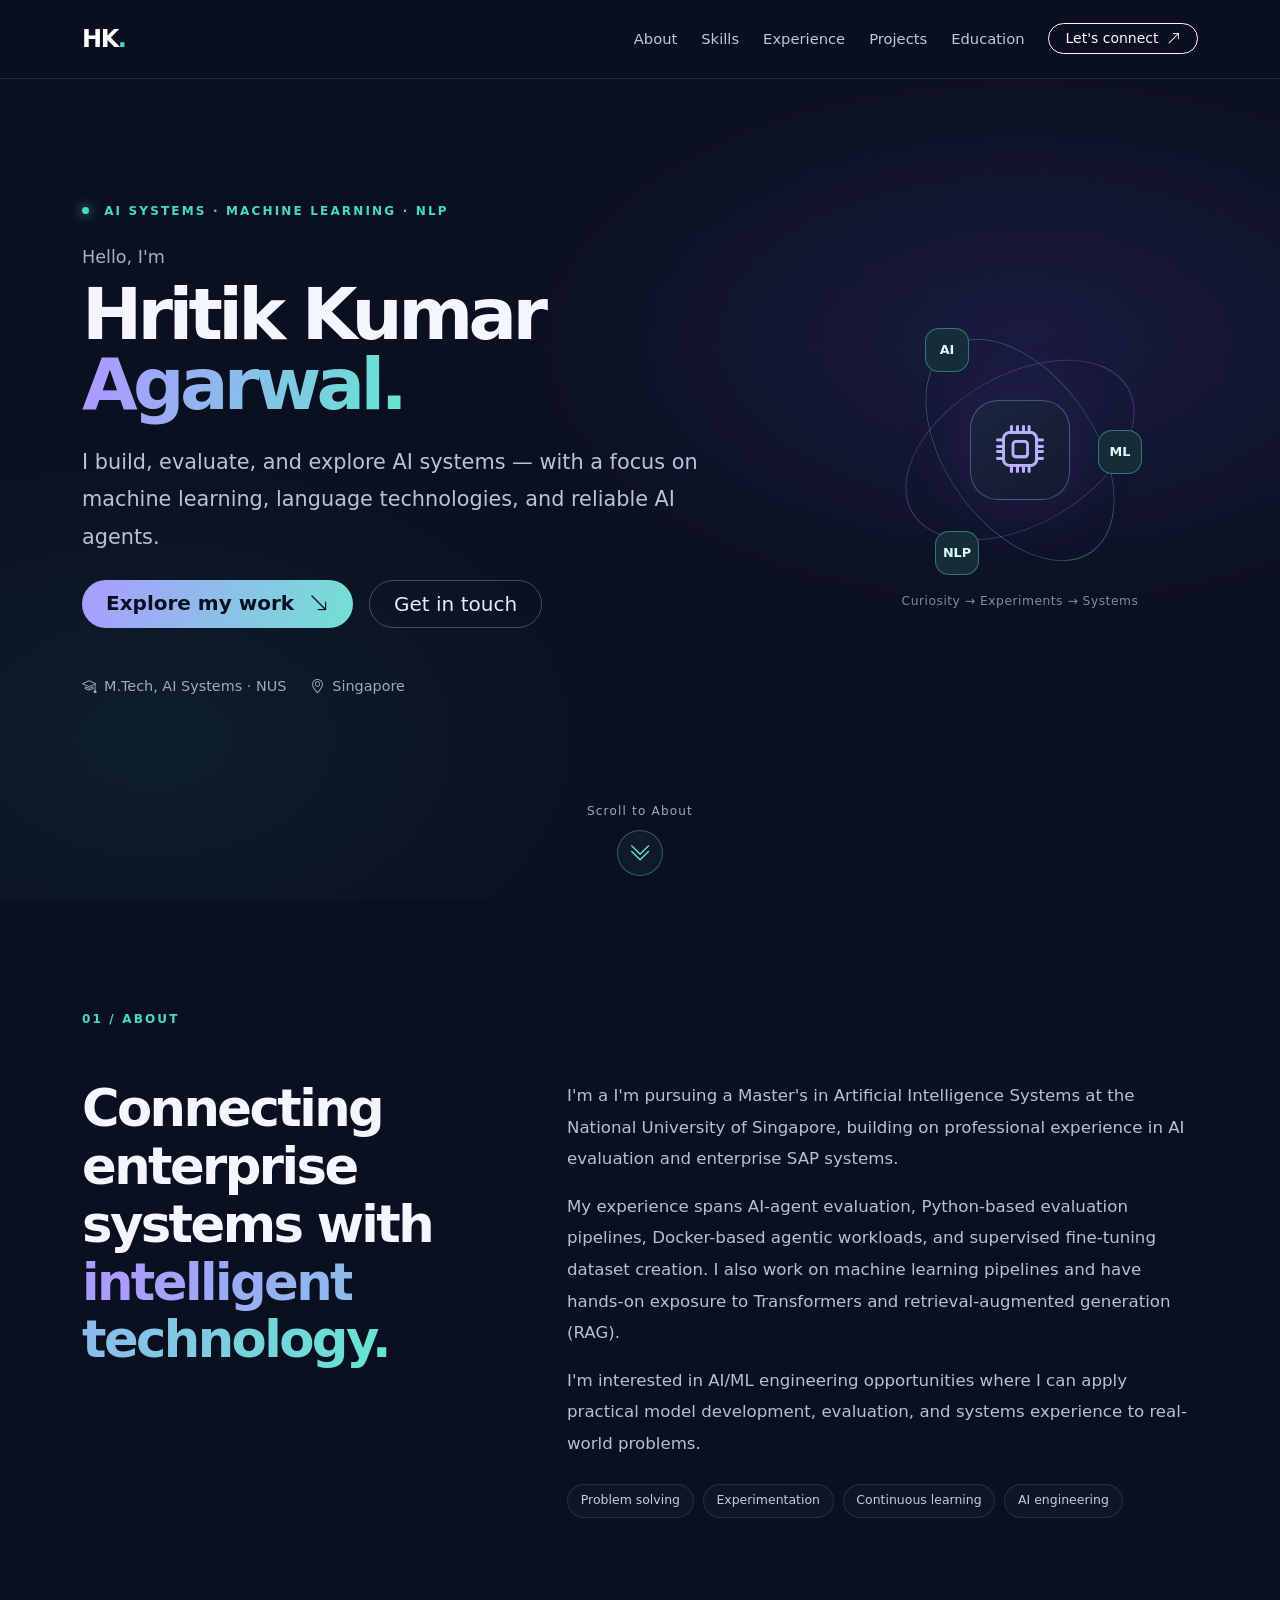
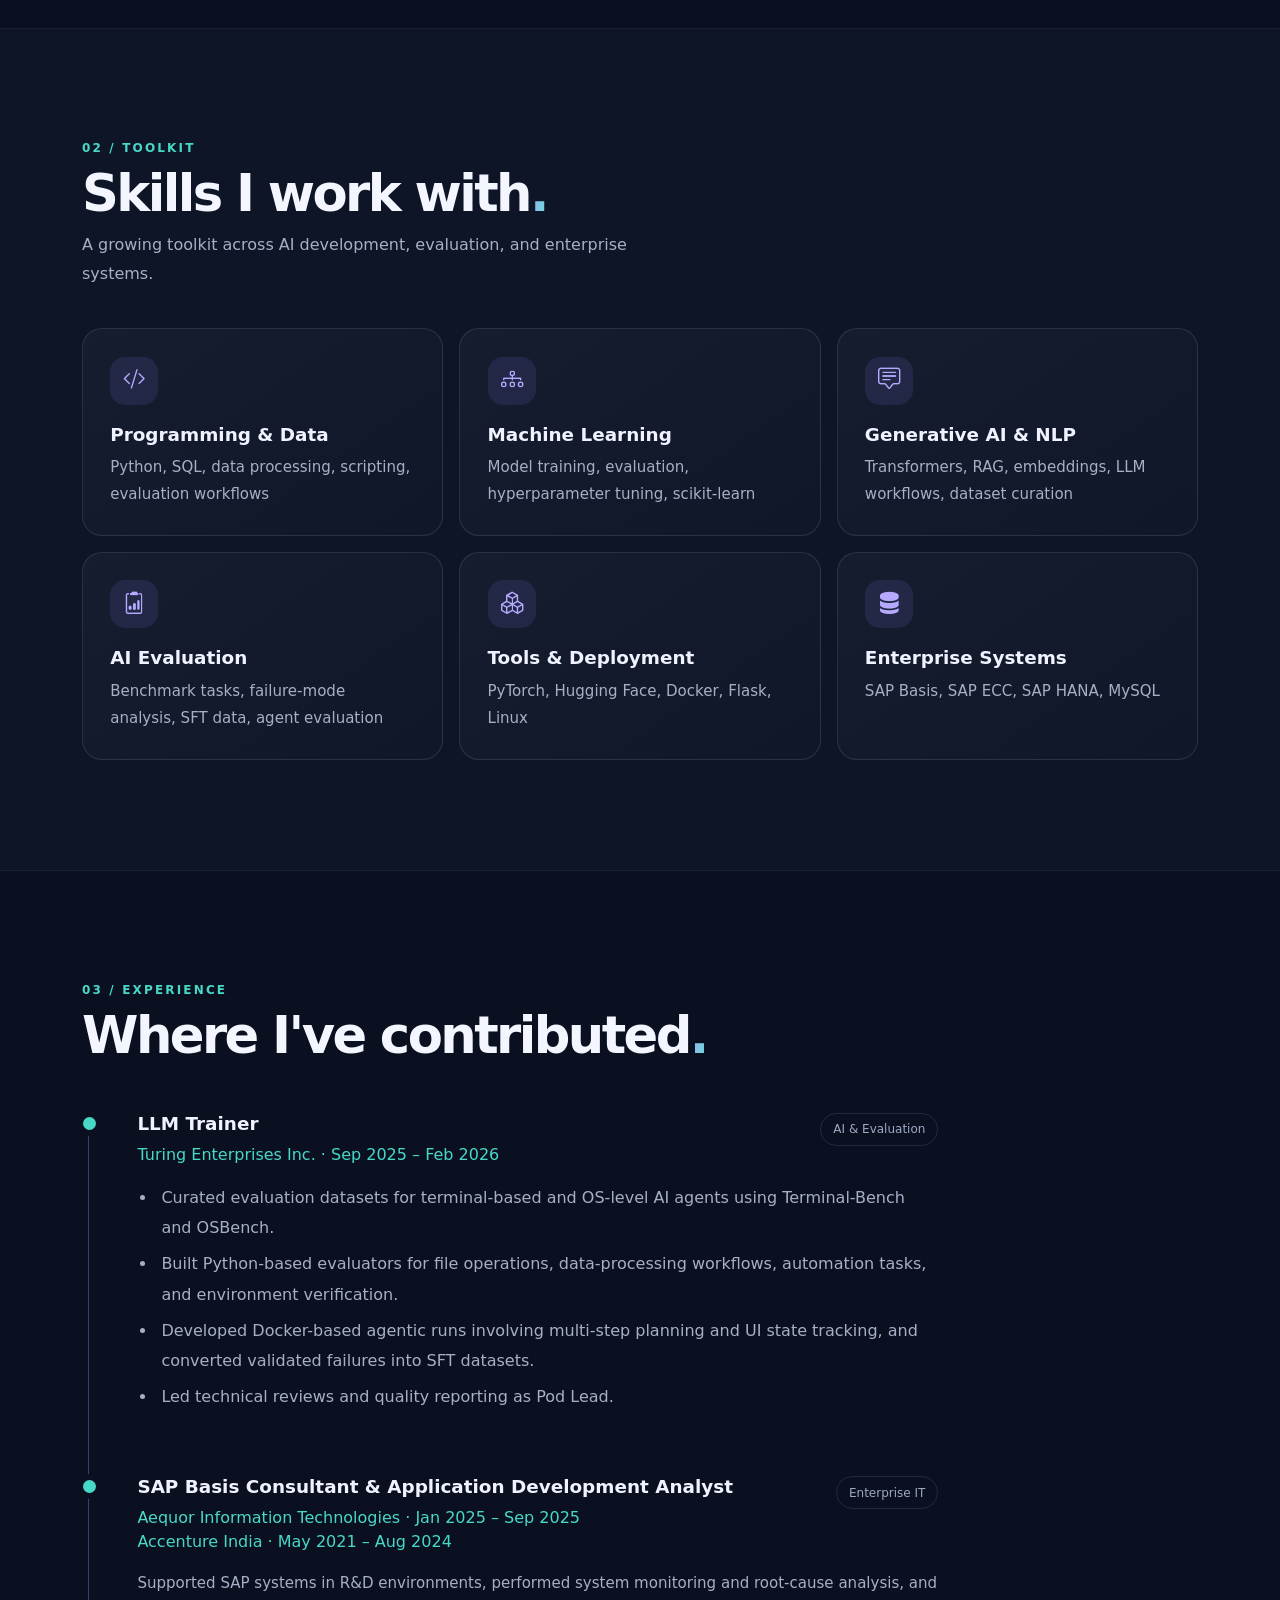
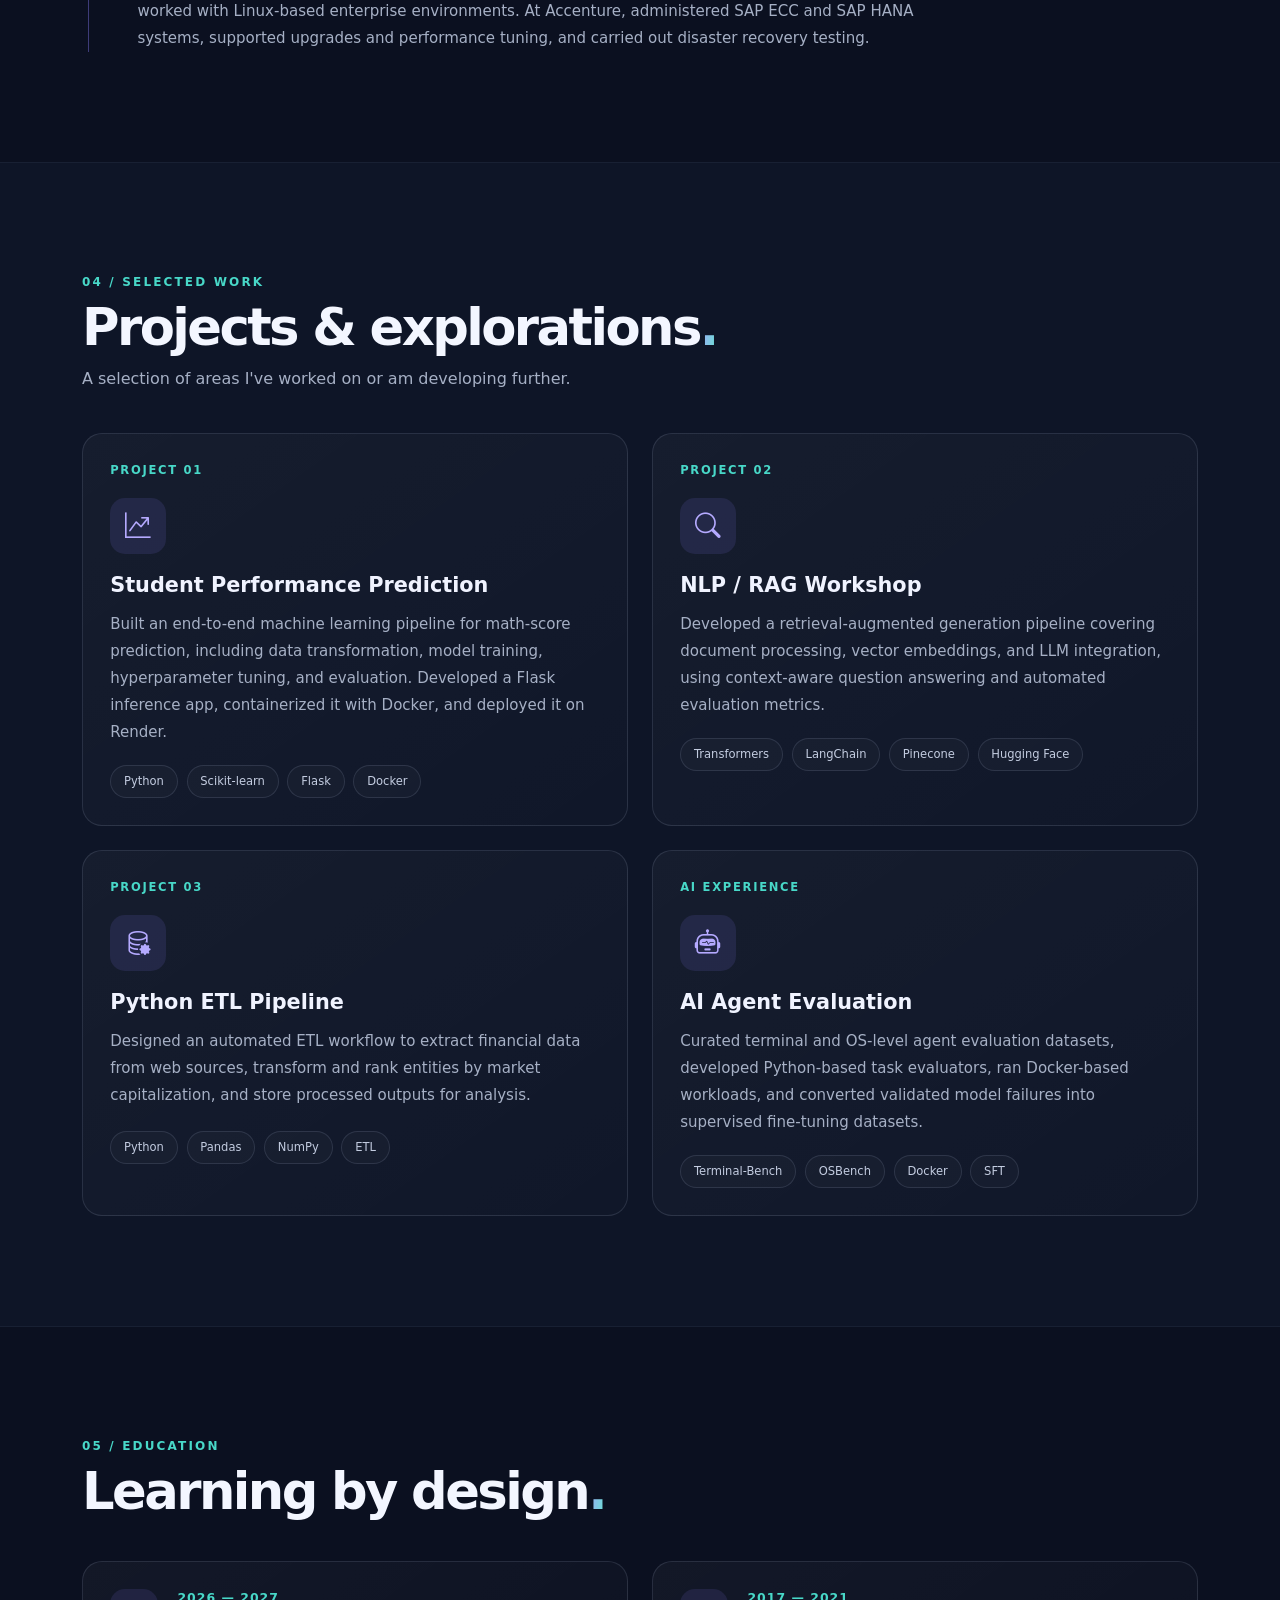
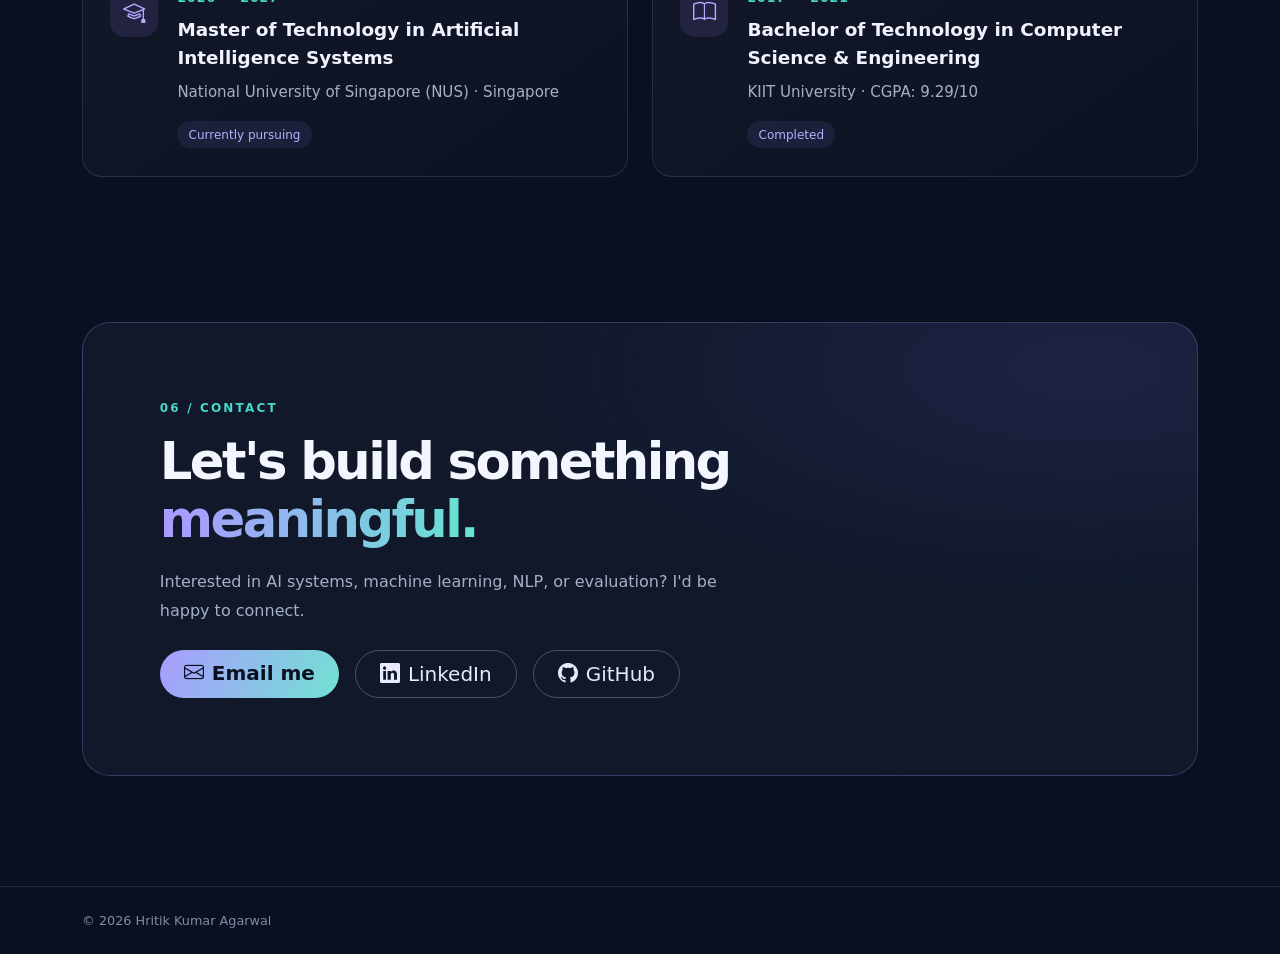
<file: docs/index.html>
<!doctype html>
<html lang="en">
<head>
  <meta charset="utf-8">
  <meta name="viewport" content="width=device-width, initial-scale=1">
  <meta name="description" content="Personal portfolio of Hritik Kumar Agarwal — AI evaluation, machine learning, NLP, and AI systems.">
  <title>Hritik Kumar Agarwal | AI Systems & ML</title>
  <link href="https://cdn.jsdelivr.net/npm/bootstrap@5.3.3/dist/css/bootstrap.min.css" rel="stylesheet">
  <link rel="stylesheet" href="https://cdn.jsdelivr.net/npm/bootstrap-icons@1.11.3/font/bootstrap-icons.min.css">
  <link rel="stylesheet" href="./style.css">
</head>
<body data-bs-spy="scroll" data-bs-target="#mainNav" data-bs-smooth-scroll="true" tabindex="0">
  <nav id="mainNav" class="navbar navbar-expand-lg navbar-dark fixed-top">
    <div class="container">
      <a class="navbar-brand fw-bold" href="#home">HK<span class="brand-dot">.</span></a>
      <button class="navbar-toggler" type="button" data-bs-toggle="collapse" data-bs-target="#navContent" aria-controls="navContent" aria-expanded="false" aria-label="Toggle navigation">
        <span class="navbar-toggler-icon"></span>
      </button>
      <div class="collapse navbar-collapse" id="navContent">
        <ul class="navbar-nav ms-auto align-items-lg-center gap-lg-2">
          <li class="nav-item"><a class="nav-link" href="#about">About</a></li>
          <li class="nav-item"><a class="nav-link" href="#skills">Skills</a></li>
          <li class="nav-item"><a class="nav-link" href="#experience">Experience</a></li>
          <li class="nav-item"><a class="nav-link" href="#projects">Projects</a></li>
          <li class="nav-item"><a class="nav-link" href="#education">Education</a></li>
          <li class="nav-item ms-lg-2"><a class="btn btn-sm btn-outline-light rounded-pill px-3" href="#contact">Let's connect <i class="bi bi-arrow-up-right ms-1"></i></a></li>
        </ul>
      </div>
    </div>
  </nav>

  <main>
    <section id="home" class="hero-section">
      <div class="container position-relative">
        <div class="row align-items-center min-vh-100 py-5">
          <div class="col-lg-8">
            <div class="eyebrow mb-4"><span class="status-dot"></span> AI SYSTEMS · MACHINE LEARNING · NLP</div>
            <p class="text-secondary-custom mb-2">Hello, I'm</p>
            <h1 class="display-2 fw-bold hero-title">Hritik Kumar<br><span class="gradient-text">Agarwal.</span></h1>
            <p class="hero-lead mt-4 mb-4">I build, evaluate, and explore AI systems — with a focus on machine learning, language technologies, and reliable AI agents.</p>
            <div class="d-flex flex-wrap gap-3">
              <a class="btn btn-accent btn-lg rounded-pill px-4" href="#projects">Explore my work <i class="bi bi-arrow-down-right ms-2"></i></a>
              <a class="btn btn-ghost btn-lg rounded-pill px-4" href="#contact">Get in touch</a>
            </div>
            <div class="hero-meta mt-5">
              <span><i class="bi bi-mortarboard me-2"></i>M.Tech, AI Systems · NUS</span>
              <span><i class="bi bi-geo-alt me-2"></i>Singapore</span>
            </div>
          </div>
          <div class="col-lg-4 d-none d-lg-flex justify-content-center">
            <div class="orbit-card">
              <div class="orbit orbit-one"></div><div class="orbit orbit-two"></div>
              <div class="core-icon"><i class="bi bi-cpu"></i></div>
              <span class="orbit-tag tag-one">AI</span><span class="orbit-tag tag-two">ML</span><span class="orbit-tag tag-three">NLP</span>
              <div class="orbit-caption">Curiosity → Experiments → Systems</div>
            </div>
          </div>
        </div>
        <a class="scroll-down" href="#about" aria-label="Scroll to About section"><span class="scroll-label">Scroll to About</span><i class="bi bi-chevron-double-down"></i></a>
      </div>
    </section>

    <section id="about" class="section-space">
      <div class="container">
        <div class="section-kicker">01 / ABOUT</div>
        <div class="row g-5 mt-1">
          <div class="col-lg-5"><h2 class="section-title">Connecting enterprise systems with <span class="gradient-text">intelligent technology.</span></h2></div>
          <div class="col-lg-7">
            <p class="body-copy">I'm a I'm pursuing a Master's in Artificial Intelligence Systems at the National University of Singapore, building on professional experience in AI evaluation and enterprise SAP systems.</p>
            <p class="body-copy">My experience spans AI-agent evaluation, Python-based evaluation pipelines, Docker-based agentic workloads, and supervised fine-tuning dataset creation. I also work on machine learning pipelines and have hands-on exposure to Transformers and retrieval-augmented generation (RAG).</p>
            <p class="body-copy">I'm interested in AI/ML engineering opportunities where I can apply practical model development, evaluation, and systems experience to real-world problems.</p>
            <div class="about-pills mt-4"><span>Problem solving</span><span>Experimentation</span><span>Continuous learning</span><span>AI engineering</span></div>
          </div>
        </div>
      </div>
    </section>

    <section id="skills" class="section-space section-alt">
      <div class="container">
        <div class="section-kicker">02 / TOOLKIT</div>
        <h2 class="section-title mt-2">Skills I work with<span class="gradient-text">.</span></h2>
        <p class="section-subtitle">A growing toolkit across AI development, evaluation, and enterprise systems.</p>
        <div class="row g-3 mt-4">
          <div class="col-md-6 col-lg-4"><div class="skill-card"><div class="skill-icon"><i class="bi bi-code-slash"></i></div><h3>Programming & Data</h3><p>Python, SQL, data processing, scripting, evaluation workflows</p></div></div>
          <div class="col-md-6 col-lg-4"><div class="skill-card"><div class="skill-icon"><i class="bi bi-diagram-3"></i></div><h3>Machine Learning</h3><p>Model training, evaluation, hyperparameter tuning, scikit-learn</p></div></div>
          <div class="col-md-6 col-lg-4"><div class="skill-card"><div class="skill-icon"><i class="bi bi-chat-square-text"></i></div><h3>Generative AI & NLP</h3><p>Transformers, RAG, embeddings, LLM workflows, dataset curation</p></div></div>
          <div class="col-md-6 col-lg-4"><div class="skill-card"><div class="skill-icon"><i class="bi bi-clipboard2-data"></i></div><h3>AI Evaluation</h3><p>Benchmark tasks, failure-mode analysis, SFT data, agent evaluation</p></div></div>
          <div class="col-md-6 col-lg-4"><div class="skill-card"><div class="skill-icon"><i class="bi bi-boxes"></i></div><h3>Tools & Deployment</h3><p>PyTorch, Hugging Face, Docker, Flask, Linux</p></div></div>
          <div class="col-md-6 col-lg-4"><div class="skill-card"><div class="skill-icon"><i class="bi bi-server"></i></div><h3>Enterprise Systems</h3><p>SAP Basis, SAP ECC, SAP HANA, MySQL</p></div></div>
        </div>
      </div>
    </section>

    <section id="experience" class="section-space">
      <div class="container">
        <div class="section-kicker">03 / EXPERIENCE</div>
        <h2 class="section-title mt-2">Where I've contributed<span class="gradient-text">.</span></h2>
        <div class="timeline mt-5">
          <div class="timeline-item">
            <div class="timeline-marker"></div>
            <div class="timeline-top"><div><h3>LLM Trainer</h3><p class="company-name">Turing Enterprises Inc. · Sep 2025 – Feb 2026</p></div><span class="timeline-label">AI & Evaluation</span></div>
            <ul>
              <li>Curated evaluation datasets for terminal-based and OS-level AI agents using Terminal-Bench and OSBench.</li>
              <li>Built Python-based evaluators for file operations, data-processing workflows, automation tasks, and environment verification.</li>
              <li>Developed Docker-based agentic runs involving multi-step planning and UI state tracking, and converted validated failures into SFT datasets.</li>
              <li>Led technical reviews and quality reporting as Pod Lead.</li>
            </ul>
          </div>
          <div class="timeline-item">
            <div class="timeline-marker"></div>
            <div class="timeline-top"><div><h3>SAP Basis Consultant & Application Development Analyst</h3><p class="company-name">Aequor Information Technologies · Jan 2025 – Sep 2025<br>Accenture India · May 2021 – Aug 2024</p></div><span class="timeline-label">Enterprise IT</span></div>
            <p class="timeline-description">Supported SAP systems in R&D environments, performed system monitoring and root-cause analysis, and worked with Linux-based enterprise environments. At Accenture, administered SAP ECC and SAP HANA systems, supported upgrades and performance tuning, and carried out disaster recovery testing.</p>
          </div>
        </div>
        <!-- <p class="small-note mt-3">Please verify company names, titles, dates, and responsibilities against your CV before publishing.</p> -->
      </div>
    </section>

    <section id="projects" class="section-space section-alt">
      <div class="container">
        <div class="section-kicker">04 / SELECTED WORK</div>
        <h2 class="section-title mt-2">Projects & explorations<span class="gradient-text">.</span></h2>
        <p class="section-subtitle">A selection of areas I've worked on or am developing further.</p>
        <div class="row g-4 mt-3">
          <div class="col-lg-6"><article class="project-card h-100"><div class="project-number">PROJECT 01</div><div class="project-symbol"><i class="bi bi-graph-up-arrow"></i></div><h3>Student Performance Prediction</h3><p>Built an end-to-end machine learning pipeline for math-score prediction, including data transformation, model training, hyperparameter tuning, and evaluation. Developed a Flask inference app, containerized it with Docker, and deployed it on Render.</p><div class="project-tags"><span>Python</span><span>Scikit-learn</span><span>Flask</span><span>Docker</span></div></article></div>
          <div class="col-lg-6"><article class="project-card h-100"><div class="project-number">PROJECT 02</div><div class="project-symbol"><i class="bi bi-search"></i></div><h3>NLP / RAG Workshop</h3><p>Developed a retrieval-augmented generation pipeline covering document processing, vector embeddings, and LLM integration, using context-aware question answering and automated evaluation metrics.</p><div class="project-tags"><span>Transformers</span><span>LangChain</span><span>Pinecone</span><span>Hugging Face</span></div></article></div>
          <div class="col-lg-6"><article class="project-card h-100"><div class="project-number">PROJECT 03</div><div class="project-symbol"><i class="bi bi-database-gear"></i></div><h3>Python ETL Pipeline</h3><p>Designed an automated ETL workflow to extract financial data from web sources, transform and rank entities by market capitalization, and store processed outputs for analysis.</p><div class="project-tags"><span>Python</span><span>Pandas</span><span>NumPy</span><span>ETL</span></div></article></div>
          <div class="col-lg-6"><article class="project-card h-100"><div class="project-number">AI EXPERIENCE</div><div class="project-symbol"><i class="bi bi-robot"></i></div><h3>AI Agent Evaluation</h3><p>Curated terminal and OS-level agent evaluation datasets, developed Python-based task evaluators, ran Docker-based workloads, and converted validated model failures into supervised fine-tuning datasets.</p><div class="project-tags"><span>Terminal-Bench</span><span>OSBench</span><span>Docker</span><span>SFT</span></div></article></div>
        </div>
        <!-- <p class="small-note mt-4">For projects that are still in progress or conceptual, keep that status clear when adding GitHub links or detailed results.</p> -->
      </div>
    </section>

    <section id="education" class="section-space">
      <div class="container">
        <div class="section-kicker">05 / EDUCATION</div>
        <h2 class="section-title mt-2">Learning by design<span class="gradient-text">.</span></h2>
        <div class="row g-4 mt-3">
          <div class="col-lg-6"><div class="education-card"><div class="education-icon"><i class="bi bi-mortarboard"></i></div><div><span class="education-date">2026 — 2027</span><h3>Master of Technology in Artificial Intelligence Systems</h3><p>National University of Singapore (NUS) · Singapore</p><span class="education-status">Currently pursuing</span></div></div></div>
          <div class="col-lg-6"><div class="education-card"><div class="education-icon"><i class="bi bi-book"></i></div><div><span class="education-date">2017 — 2021</span><h3>Bachelor of Technology in Computer Science & Engineering</h3><p>KIIT University · CGPA: 9.29/10</p><span class="education-status">Completed</span></div></div></div>
        </div>
      </div>
    </section>

    <section id="contact" class="contact-section section-space">
      <div class="container">
        <div class="contact-panel">
          <div class="section-kicker">06 / CONTACT</div>
          <h2 class="section-title mt-3">Let's build something<br><span class="gradient-text">meaningful.</span></h2>
          <p class="contact-copy">Interested in AI systems, machine learning, NLP, or evaluation? I'd be happy to connect.</p>
          <div class="d-flex flex-wrap gap-3 mt-4">
            <!-- Replace the placeholder links and email with your real contact details. -->
            <a class="btn btn-accent btn-lg rounded-pill px-4" href="mailto:agarwal.hritik225@gmail.com"><i class="bi bi-envelope me-2"></i>Email me</a>
            <a class="btn btn-ghost btn-lg rounded-pill px-4" href="https://www.linkedin.com/in/hritik-kumar-agarwal-0b607b220" target="_blank" rel="noopener noreferrer"><i class="bi bi-linkedin me-2"></i>LinkedIn</a>
            <a class="btn btn-ghost btn-lg rounded-pill px-4" href="https://github.com/MasterHrit" target="_blank" rel="noopener noreferrer"><i class="bi bi-github me-2"></i>GitHub</a>
          </div>
          <!-- <p class="small-note mt-4 mb-0">Replace the LinkedIn and GitHub links with your profile URLs before publishing.</p> -->
        </div>
      </div>
    </section>
  </main>

  <footer class="site-footer">
    <div class="container d-flex flex-column flex-md-row justify-content-between gap-2">
      <span>© <span id="year"></span> Hritik Kumar Agarwal</span>
      <!-- <span>Designed with curiosity and built with Flask + Bootstrap.</span> -->
    </div>
  </footer>
  <script src="https://cdn.jsdelivr.net/npm/bootstrap@5.3.3/dist/js/bootstrap.bundle.min.js"></script>
  <script>document.getElementById('year').textContent = new Date().getFullYear();</script>
</body>
</html>
</file>
<file: docs/style.css>
:root {
  --bg: #0b1020;
  --panel: #111a2e;
  --panel-soft: #10182a;
  --text: #f3f6ff;
  --muted: #a6b0c5;
  --accent: #8b7bff;
  --accent-2: #48d8c8;
  --border: rgba(180, 196, 226, .14);
}
html { scroll-behavior: smooth; scroll-padding-top: 82px; }
body { margin: 0; background: var(--bg); color: var(--text); font-family: Inter, ui-sans-serif, system-ui, -apple-system, BlinkMacSystemFont, "Segoe UI", sans-serif; }
.navbar { background: rgba(11, 16, 32, .86); backdrop-filter: blur(18px); border-bottom: 1px solid var(--border); padding: 1rem 0; }
.navbar-brand { letter-spacing: -.06em; font-size: 1.5rem; }
.brand-dot { color: var(--accent-2); }
.nav-link { color: #c0c8da; font-size: .92rem; }
.nav-link:hover, .nav-link:focus { color: white; }
.hero-section { position: relative; overflow: hidden; background: radial-gradient(ellipse at 80% 38%, rgba(92, 76, 204, .18), transparent 36%), radial-gradient(ellipse at 12% 82%, rgba(40, 191, 184, .08), transparent 30%); }
.hero-section::after { content: ""; position: absolute; inset: 0; pointer-events: none; opacity: .12; background-image: linear-gradient(rgba(255,255,255,.07) 1px, transparent 1px), linear-gradient(90deg, rgba(255,255,255,.07) 1px, transparent 1px); background-size: 58px 58px; mask-image: linear-gradient(to bottom, black, transparent 85%); }
.hero-section .container { z-index: 1; }
.eyebrow, .section-kicker { color: var(--accent-2); font-size: .75rem; font-weight: 800; letter-spacing: .18em; }
.status-dot { display: inline-block; width: 7px; height: 7px; margin: 0 .55rem .08rem 0; border-radius: 50%; background: var(--accent-2); box-shadow: 0 0 12px var(--accent-2); }
.hero-title { letter-spacing: -.065em; line-height: .98; }
.gradient-text { color: #a89dff; background: linear-gradient(100deg, #a99cff 8%, #68e2d3 95%); -webkit-background-clip: text; background-clip: text; -webkit-text-fill-color: transparent; }
.text-secondary-custom { color: var(--muted); font-size: 1.1rem; }
.hero-lead { max-width: 650px; color: #b9c3d8; font-size: clamp(1.08rem, 2vw, 1.3rem); line-height: 1.8; }
.btn-accent { color: #0b1020; background: linear-gradient(110deg, #a99cff, #72e1d3); border: 0; font-weight: 750; }
.btn-accent:hover { color: #0b1020; filter: brightness(1.08); transform: translateY(-1px); }
.btn-ghost { color: #e6eafa; border: 1px solid rgba(216, 224, 245, .28); }
.btn-ghost:hover { color: white; border-color: var(--accent-2); background: rgba(255,255,255,.04); }
.hero-meta { display: flex; flex-wrap: wrap; gap: 1.5rem; color: #9da9c1; font-size: .9rem; }
.orbit-card { position: relative; width: 300px; height: 300px; display: grid; place-items: center; }
.orbit { position: absolute; border: 1px solid rgba(169, 156, 255, .3); border-radius: 50%; }
.orbit-one { width: 250px; height: 250px; transform: rotate(-30deg) scaleY(.6); }
.orbit-two { width: 250px; height: 250px; transform: rotate(55deg) scaleY(.6); border-color: rgba(104, 226, 211, .35); }
.core-icon { width: 100px; height: 100px; display: grid; place-items: center; border-radius: 28px; color: #b9afff; font-size: 3rem; background: linear-gradient(145deg, #1b2540, #121a2d); border: 1px solid rgba(169,156,255,.4); box-shadow: 0 0 70px rgba(124, 103, 255, .16); }
.orbit-tag { position: absolute; display: grid; place-items: center; width: 44px; height: 44px; border-radius: 14px; color: #d9fdf7; background: #142d39; border: 1px solid rgba(104,226,211,.4); font-weight: 800; font-size: .8rem; }
.tag-one { top: 28px; left: 55px; }.tag-two { right: 28px; top: 130px; }.tag-three { bottom: 25px; left: 65px; }
.orbit-caption { position: absolute; bottom: -10px; color: #7f8ba5; font-size: .77rem; letter-spacing: .04em; }
.scroll-cue { position: absolute; bottom: 28px; left: 12px; display: flex; align-items: center; gap: 10px; color: #77839d; text-decoration: none; font-size: .78rem; letter-spacing: .04em; }
.scroll-cue span { display: inline-block; height: 26px; width: 1px; background: var(--accent-2); }
.scroll-down {
    position: absolute;
    bottom: 24px;
    left: 50%;
    transform: translateX(-50%);

    display: flex;
    flex-direction: column;
    align-items: center;
    gap: 10px;

    width: auto;
    height: auto;
    padding: 0;

    color: #68e2d3;
    text-decoration: none;
    background: transparent;
    border: none;
    z-index: 2;

    animation: none;
}

.scroll-label {
    font-size: 12px;
    letter-spacing: 1.2px;
    color: #9ba9c5;
    white-space: nowrap;
    transition: color 0.25s ease;
}

.scroll-down i {
    width: 46px;
    height: 46px;
    display: flex;
    align-items: center;
    justify-content: center;

    font-size: 1.4rem;
    border: 1px solid rgba(104, 226, 211, 0.35);
    border-radius: 50%;
    background: rgba(104, 226, 211, 0.05);

    animation: arrow-bounce 1.8s ease-in-out infinite;
    transition: background 0.25s ease;
}

.scroll-down:hover .scroll-label {
    color: #68e2d3;
}

.scroll-down:hover i {
    background: rgba(104, 226, 211, 0.15);
}

@keyframes arrow-bounce {
    0%, 100% {
        transform: translateY(0);
    }
    50% {
        transform: translateY(6px);
    }
}
.section-space { padding: 110px 0; }
.section-alt { background: #0e1527; border-top: 1px solid rgba(180,196,226,.06); border-bottom: 1px solid rgba(180,196,226,.06); }
.section-title { max-width: 720px; font-size: clamp(2rem, 4vw, 3.2rem); font-weight: 750; line-height: 1.13; letter-spacing: -.05em; }
.section-subtitle { color: var(--muted); max-width: 620px; line-height: 1.8; }
.body-copy { color: #b6c0d4; font-size: 1.04rem; line-height: 1.9; }
.about-pills, .project-tags { display: flex; flex-wrap: wrap; gap: .55rem; }
.about-pills span, .project-tags span { border: 1px solid var(--border); border-radius: 100px; padding: .42rem .8rem; color: #c3cce0; font-size: .78rem; background: rgba(255,255,255,.025); }
.skill-card, .project-card, .education-card { height: 100%; padding: 1.7rem; border: 1px solid var(--border); border-radius: 20px; background: linear-gradient(145deg, rgba(255,255,255,.035), rgba(255,255,255,.012)); transition: transform .2s ease, border-color .2s ease; }
.skill-card:hover, .project-card:hover { transform: translateY(-4px); border-color: rgba(137, 125, 255, .48); }
.skill-icon, .project-symbol, .education-icon { display: grid; place-items: center; width: 48px; height: 48px; margin-bottom: 1.2rem; border-radius: 15px; color: #b5aaff; background: rgba(137,125,255,.12); font-size: 1.4rem; }
.skill-card h3, .project-card h3, .education-card h3, .timeline-item h3 { color: #f0f3ff; font-size: 1.15rem; font-weight: 700; }
.skill-card p, .project-card p, .education-card p, .timeline-description { margin: 0; color: var(--muted); font-size: .94rem; line-height: 1.8; }
.timeline { position: relative; max-width: 850px; margin-left: .4rem; padding-left: 2rem; border-left: 1px solid rgba(137,125,255,.4); }
.timeline-item { position: relative; padding: 0 0 3rem 1rem; }
.timeline-item:last-child { padding-bottom: 0; }
.timeline-marker { position: absolute; left: -2.38rem; top: .25rem; width: 13px; height: 13px; border-radius: 50%; background: var(--accent-2); box-shadow: 0 0 0 6px var(--bg); }
.timeline-top { display: flex; justify-content: space-between; align-items: flex-start; gap: 1rem; flex-wrap: wrap; }
.company-name { color: var(--accent-2); margin: .3rem 0 1rem; }
.timeline-label { border: 1px solid var(--border); border-radius: 100px; padding: .4rem .75rem; color: #9ca9c3; font-size: .75rem; }
.timeline-item ul { color: var(--muted); padding-left: 1.2rem; line-height: 1.9; }
.timeline-item li { padding-left: .3rem; margin-bottom: .35rem; }
.small-note { color: #7e8ba5; font-size: .8rem; line-height: 1.7; }
.project-number { color: var(--accent-2); font-size: .72rem; letter-spacing: .15em; font-weight: 800; }
.project-symbol { margin-top: 1.2rem; width: 56px; height: 56px; font-size: 1.6rem; }
.project-card h3 { font-size: 1.3rem; margin-bottom: .8rem; }
.project-card p { min-height: 84px; margin-bottom: 1.2rem; }
.project-tags span { font-size: .72rem; }
.education-card { display: flex; gap: 1.2rem; align-items: flex-start; }
.education-icon { flex-shrink: 0; }
.education-date { display: block; margin-bottom: .5rem; color: var(--accent-2); font-size: .78rem; letter-spacing: .08em; font-weight: 700; }
.education-card h3 { line-height: 1.5; }
.education-status { display: inline-block; margin-top: .9rem; color: #b7afff; background: rgba(137,125,255,.1); border-radius: 100px; padding: .3rem .7rem; font-size: .75rem; }
.contact-section { padding-top: 35px; }
.contact-panel { padding: clamp(2rem, 6vw, 5rem); border: 1px solid rgba(169,156,255,.25); border-radius: 28px; background: radial-gradient(ellipse at 90% 10%, rgba(105, 92, 214, .15), transparent 40%), #10182a; }
.contact-copy { max-width: 560px; margin-top: 1.2rem; color: var(--muted); line-height: 1.8; }
.site-footer { border-top: 1px solid var(--border); padding: 1.5rem 0; color: #7f8ba5; font-size: .8rem; }
@media (max-width: 767.98px) {
  .hero-title { font-size: clamp(3.2rem, 16vw, 5rem); }
  .section-space { padding: 78px 0; }
  .hero-section .min-vh-100 { min-height: 90vh !important; }
  .scroll-cue { display: none; }
  .project-card p { min-height: 0; }
  .education-card { padding: 1.2rem; }
}
@media (prefers-reduced-motion: reduce) {
  html { scroll-behavior: auto; }
  *, *::before, *::after { transition-duration: .01ms !important; animation-duration: .01ms !important; }
}
</file>
